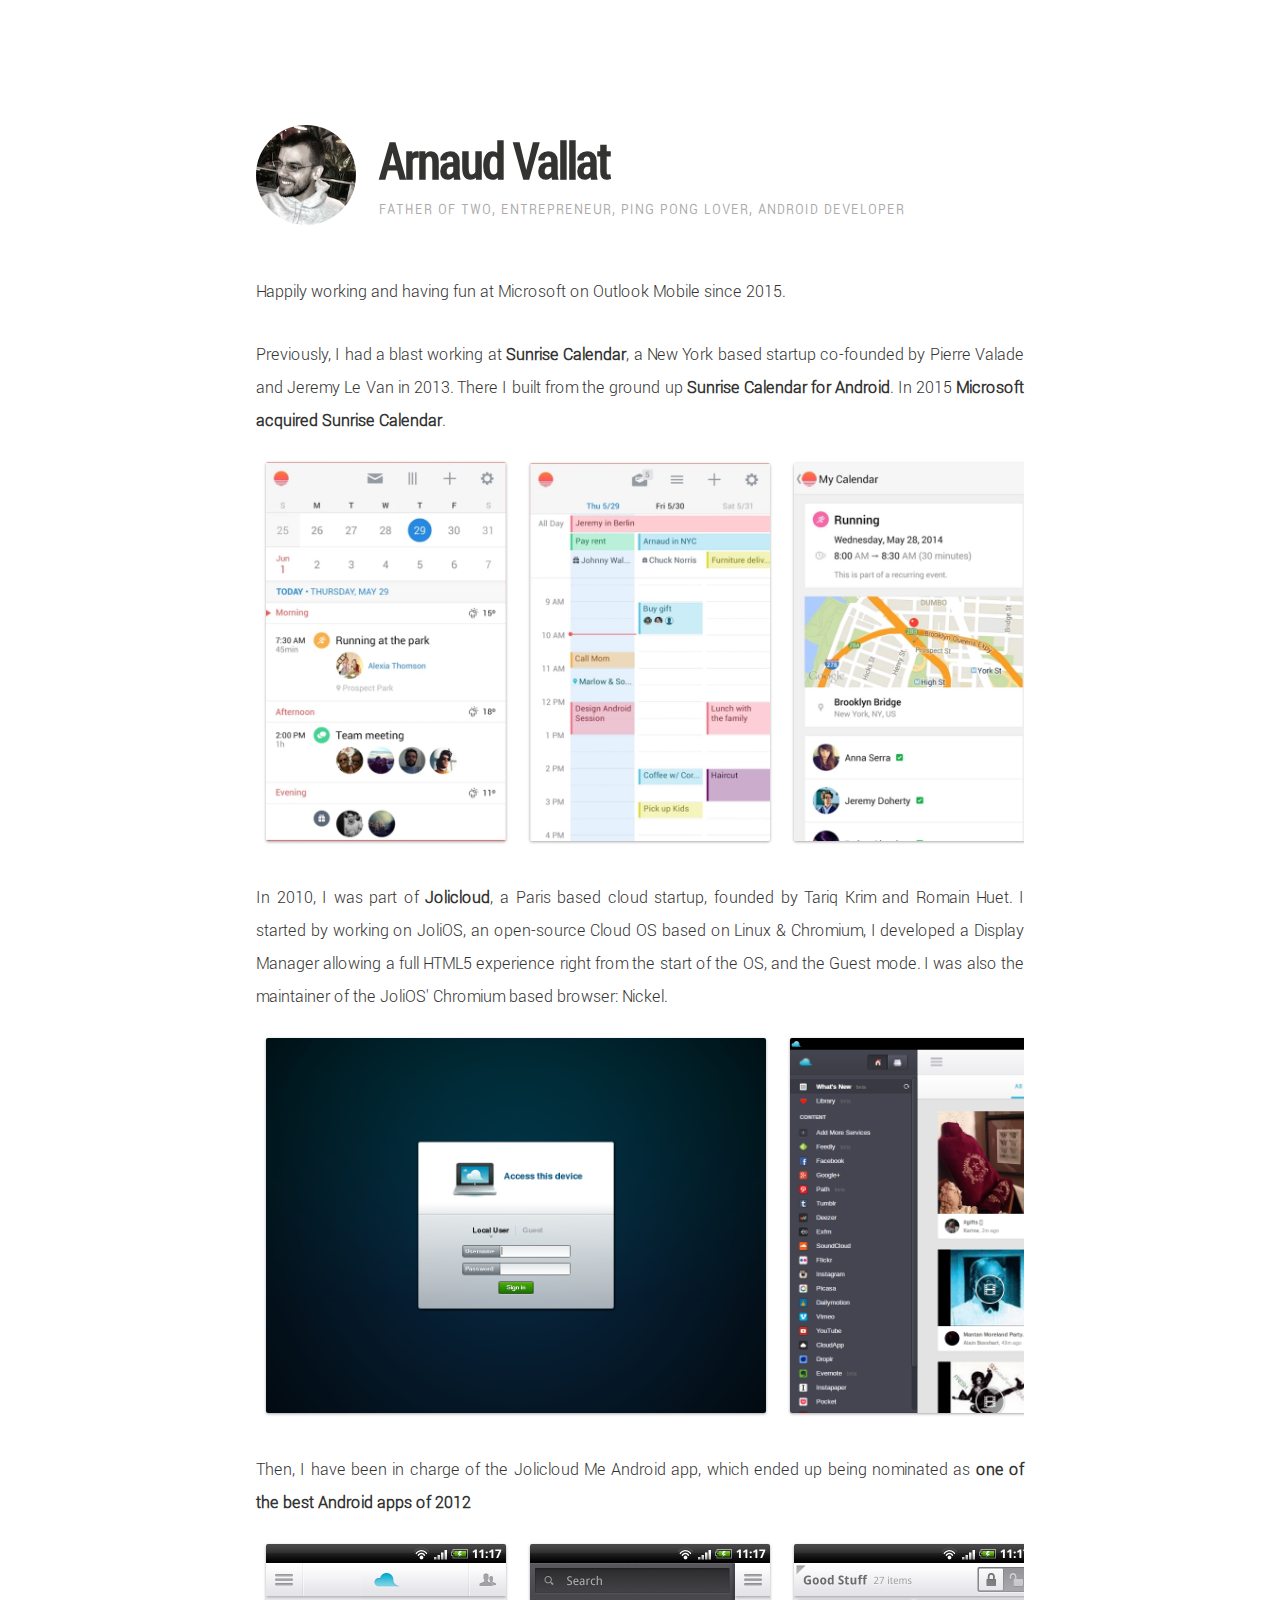
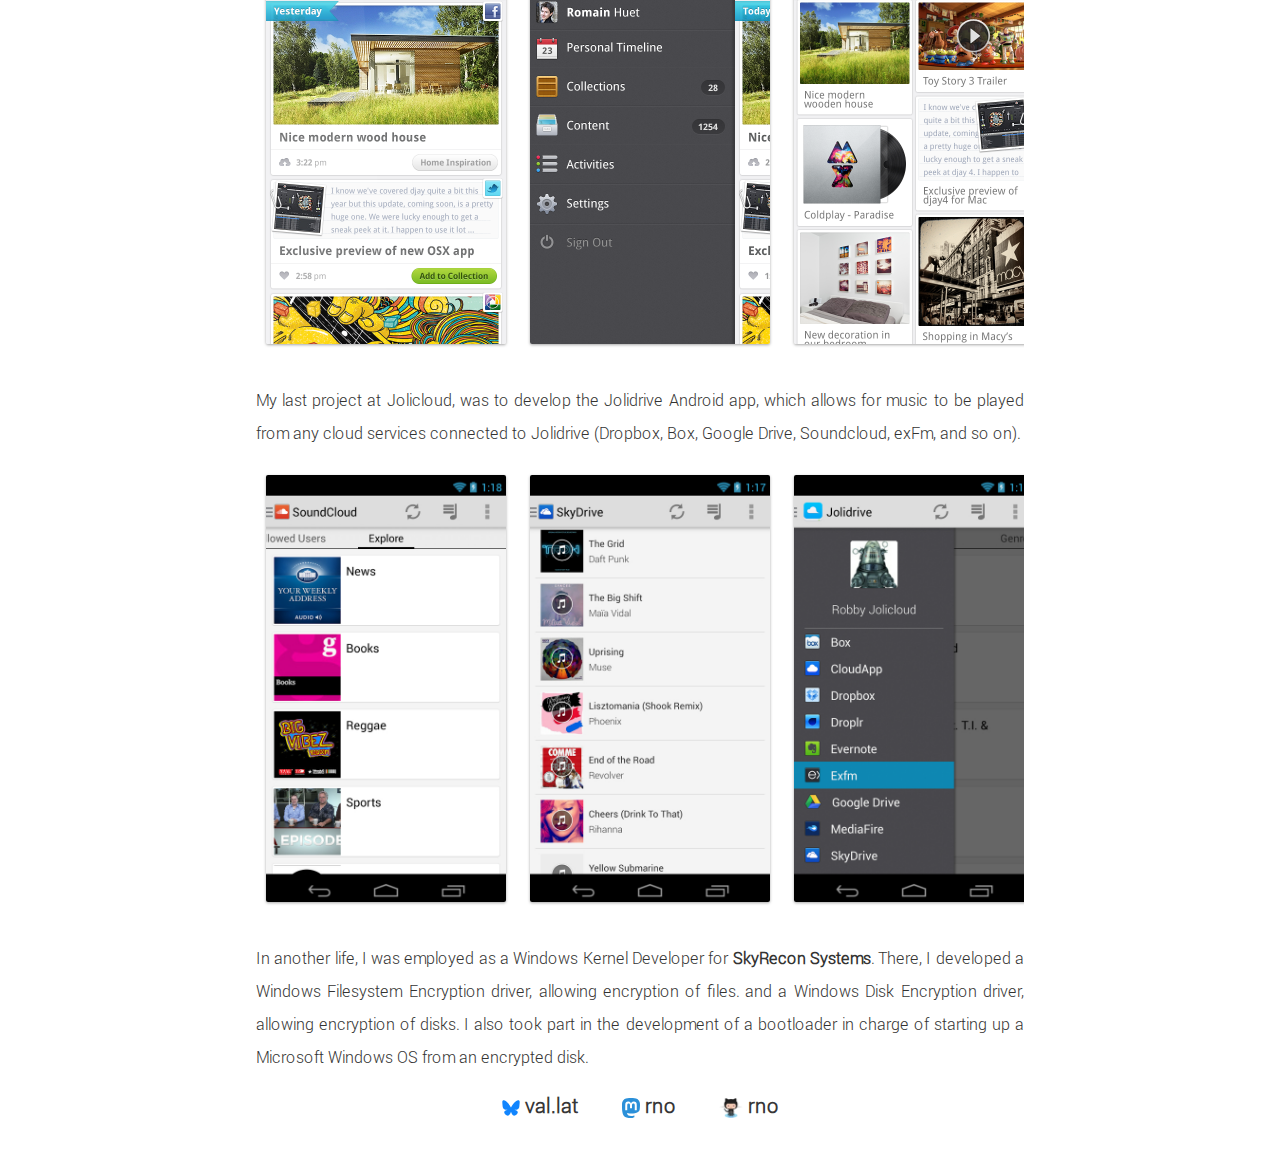
<file: index.html>
<html>
  <head>
    <meta charset="utf-8">
    <title>Arnaud Vallat</title>
    <link rel="stylesheet" href="http://fonts.googleapis.com/css?family=Ubuntu">
    <link rel="stylesheet" href="./css/reset.css">
    <link rel="stylesheet" href="./css/style.css">
    <link rel="me" href="https://androiddev.social/@Rno">
    <meta name="description" content="Few Arnaud Vallat&#039;s bytes on his life">
    <meta name="author" content="Arnaud Vallat">
    <meta name="keywords" content="android, java, mobile, jolicloud, sunrise, github">

<!-- Google tag (gtag.js) -->
<script async src="https://www.googletagmanager.com/gtag/js?id=G-ZPX6ZZ9MNJ"></script>
<script>
  window.dataLayer = window.dataLayer || [];
  function gtag(){dataLayer.push(arguments);}
  gtag('js', new Date());

  gtag('config', 'G-ZPX6ZZ9MNJ');
</script>

  </head>
  <body>
    <div class="header">
        <img id="moi" src="./img/moi.jpg" />
        <div id="headerLeft">
            <h1>Arnaud Vallat</h1>
            <h2>Father of two, entrepreneur, ping pong lover, Android developer</h2>
        </div>
    </div>
    <div class="content">
        <p>
            Happily working and having fun at Microsoft on Outlook Mobile since 2015.
        </p>
        <p>
            Previously, I had a blast working at <a href="https://en.wikipedia.org/wiki/Sunrise_Calendar">Sunrise Calendar</a>,
            a New York based startup co-founded by Pierre Valade and Jeremy Le Van in 2013. There I
            built from the ground up <a href="https://www.theverge.com/2014/5/29/5757908/sunrise-is-the-first-great-calendar-app-for-android-and-web">Sunrise Calendar for Android</a>. In
            2015 <a href="https://blogs.microsoft.com/blog/2015/02/11/microsoft-acquires-sunrise-creator-innovative-calendar-app-mobile-devices/">Microsoft acquired Sunrise Calendar</a>.
        </p>
        <div id="previewsContainer">
            <ul id="previews">
                <li><img id="app" src="./data/sunrise/home_agenda.webp" /></li>
                <li><img id="app" src="./data/sunrise/home_week.webp" /></li>
                <li><img id="app" src="./data/sunrise/event_details.webp" /></li>
                <li><img id="app" src="./data/sunrise/widget_agenda.webp" /></li>
            </ul>
        </div>
        <p>
            In 2010, I was part of <a href="http://www.jolicloud.com">Jolicloud</a>, a Paris based
            cloud startup, founded by Tariq Krim and Romain Huet. I started by working on JoliOS, an
            open-source Cloud OS based on Linux & Chromium, I developed a Display Manager allowing a
            full HTML5 experience right from the start of the OS, and the Guest mode. I was also the
            maintainer of the JoliOS' Chromium based browser: Nickel.
        </p>
        <div id="previewsContainer">
            <ul id="previews">
                <li><img id="os" src="./data/jolios/session.png" /></li>
                <li><img id="os" src="./data/jolios/running.png" /></li>
            </ul>
        </div>
        <p>
            Then, I have been in charge of the Jolicloud Me Android app, which ended up being nominated
            as <a href="http://thenextweb.com/apps/2012/06/27/the-best-android-apps-of-2012-so-far">one
            of the best Android apps of 2012</a>
        </p>
        <div id="previewsContainer">
            <ul id="previews">
                <li><img id="app" src="./data/jolicloudme/trail.png" /></li>
                <li><img id="app" src="./data/jolicloudme/sidebar.png" /></li>
                <li><img id="app" src="./data/jolicloudme/collection.png" /></li>
                <li><img id="app" src="./data/jolicloudme/friends.png" /></li>
                <li><img id="app" src="./data/jolicloudme/public_trail.png" /></li>
            </ul>
        </div>
        <p>
            My last project at Jolicloud, was to develop the Jolidrive Android app, which allows for
            music to be played from any cloud services connected to Jolidrive (Dropbox, Box, Google Drive,
            Soundcloud, exFm, and so on).
        </p>
        <div id="previewsContainer">
            <ul id="previews">
                <li><img id="app" src="./data/jolidrive/browse_soundcloud.jpg" /></li>
                <li><img id="app" src="./data/jolidrive/browse_skydrive.jpg" /></li>
                <li><img id="app" src="./data/jolidrive/sidebar.jpg" /></li>
                <li><img id="app" src="./data/jolidrive/embed_player.jpg" /></li>
                <li><img id="app" src="./data/jolidrive/floating_player.jpg" /></li>
            </ul>
        </div>
        <p>
            In another life, I was employed as a Windows Kernel Developer for
            <a href="http://www.skyrecon.com/">SkyRecon Systems</a>. There, I developed a Windows Filesystem
            Encryption driver, allowing encryption of files. and a Windows Disk Encryption
            driver, allowing encryption of disks. I also took part in the development of a bootloader in
            charge of starting up a Microsoft Windows OS from an encrypted disk.
        </p>
    </div>
    <div class="footer">
        <ul id="links">
            <li><a href="https://bsky.app/profile/val.lat"><img style="width: 18px;" src="./img/Bluesky.svg" /> val.lat</a></li>
            <li><a href="https://androiddev.social/@Rno"><img style="width: 18px;" src="./img/Mastodon.svg" /> rno</a></li>
            <li><a href="http://www.github.com/rno"><img style="width: 24px;" src="./img/Octocat.png" /> rno</a></li>
        </ul>
    </div>
  </body>
</html>
</file>
<file: css/style.css>
@font-face {
    font-family: RobotoThin;
    src: url("../fonts/Roboto-Thin.ttf")
}

@font-face {
    font-family: RobotoLight;
    src: url("../fonts/Roboto-Light.ttf")
}

@font-face {
    font-family: RobotoRegular;
    src: url("../fonts/Roboto-Regular.ttf")
}

@font-face {
    font-family: RobotoCondensedLight;
    src: url("../fonts/RobotoCondensed-Light.ttf")
}

@font-face {
    font-family: RobotoCondensedRegular;
    src: url("../fonts/RobotoCondensed-Regular.ttf")
}

body {
    -webkit-font-smoothing: antialiased;
    color: rgb(51, 51, 50);
    width: 100%;
    height: 100%;
    background-color: #fff;
    font-family: RobotoRegular, "Lucida Grande","Lucida Sans Unicode","Lucida Sans",Geneva,Verdana,sans-serif;
}

a, a:link, a:visited {
    font-family: RobotoLight, "Lucida Grande","Lucida Sans Unicode","Lucida Sans",Geneva,Verdana,sans-serif;
    font-weight: 600;
    color: rgb(51, 51, 50);
    text-decoration: none;
    -webkit-transition: color 0.15s ease-in-out;
    -moz-transition: color 0.15s ease-in-out;
    -o-transition: color 0.15s ease-in-out;
    transition: color 0.15s ease-in-out;
}

a:hover, a:active {
    color: rgba(0,120,212);
    text-shadow: none;
}

.header {
    width: 60%;
    margin-top: 100px;
    margin-bottom: 50px;
    margin-left: auto;
    margin-right: auto;
    text-align: left;
}

.header h1 {
    font-family: RobotoCondensedRegular, "Lucida Grande","Lucida Sans Unicode","Lucida Sans",Geneva,Verdana,sans-serif;
    letter-spacing: -0.02em;
    font-size: 50px;
    font-weight: 700;
    font-style: normal;
    letter-spacing: -0.04em;
    line-height: 1.1;
    margin-bottom: 8px;
}

.header h2 {
    font-family: RobotoCondensedLight, "Lucida Grande","Lucida Sans Unicode","Lucida Sans",Geneva,Verdana,sans-serif;
    margin: 0;
    font-size: 18px;
    font-weight: normal;
    font-variant: small-caps;
    letter-spacing: 1px;
    color: #aaa;
}

.header a, .header a:link, .header a:visited {
    color: #aaa;
}

.header a:hover, .header a:active {
    color: rgba(250, 86, 90, 0.8);
    text-shadow: none;
}

.header #headerLeft {
    display: inline-block;
    padding-left: 20px;
    margin-top: 0px;
    padding-top: 0px;
}

.header #moi {
    display: inline-block;
    position: relative;
    width: 100px;
    height: 100px;
    margin: 0px;
    vertical-align: top;
    margin-top: 25px;
    border-radius: 50%;
//    -webkit-box-shadow: 0 1px 3px rgba(0, 0, 0, 0.35);
//    -moz-box-shadow: 0 1px 3px rgba(0, 0, 0, 0.35);
//    box-shadow: 0 1px 3px rgba(0, 0, 0, 0.35);
}

.footer {
    text-align: center;
    margin: 20px 0 0;
    color: #a2a2a2;
    font-size: 10px;
    font-weight: 100;
    font-style: normal;
    padding-bottom: 25px;
}

.footer ul {
    padding: 0;
    text-align: center;
}

.footer li {
    list-style: none;
    display: inline;
    font-style: normal;
    font-weight: 400;
    text-shadow: none;
    font-size: 20px;
    padding-right: 42px;
}

.footer li:first-child {
    padding-left: 0;
}

.footer li:last-child {
    padding-right: 0;
}

.footer #bottomLine {
    padding-top: 15px;
}

#links a, #links a:link, #links a:visited {
    color: rgba(0,0,0,0.8);
    text-decoration: none;
    -webkit-transition: color 0.15s ease-in-out;
    -moz-transition: color 0.15s ease-in-out;
    -o-transition: color 0.15s ease-in-out;
    transition: color 0.15s ease-in-out;
}

#links a:hover, #links a:active {
    color: rgba(250, 86, 90, 0.8);
    text-shadow: none;
}

.footer a, .footer a:link, .footer a:visited {
    color: #a2a2a2;
    text-decoration: none;
    -webkit-transition: color 0.15s ease-in-out;
    -moz-transition: color 0.15s ease-in-out;
    -o-transition: color 0.15s ease-in-out;
    transition: color 0.15s ease-in-out;
}

.footer a:hover, .footer a:active {
    color: rgba(250, 86, 90, 0.8);
    text-shadow: none;
}

.content {
    width: 60%;
    color: rgb(51, 51, 50);
    font-family: RobotoLight, Georgia, Cambria, 'Times New Roman', Times, serif;
    font-size: 16px;
    font-style: normal;
    font-weight: normal;
    line-height: 33px;
    margin: auto;
}

.content p {
    text-align: justify;
    margin-top: 30px;
    margin-bottom: 15px;
}

#previewsContainer {
    overflow-x: auto;
    padding: 0;
}

#previews {
    padding: 0;
    margin: 0;
    white-space: nowrap;
    display: block;
    padding-top: 10px;
    padding-bottom: 10px;
}

#previews li {
    list-style: none;
    display: inline;
    margin: 10px;
}

#previews img {
    border-radius: 2px;
    -webkit-box-shadow: 0 1px 3px rgba(0, 0, 0, 0.35);
    -moz-box-shadow: 0 1px 3px rgba(0, 0, 0, 0.35);
    box-shadow: 0 1px 3px rgba(0, 0, 0, 0.35);
}

#os {
    width: 500px;
    height: auto;
}

#app {
    width: 240px;
    height: auto;
}
</file>
